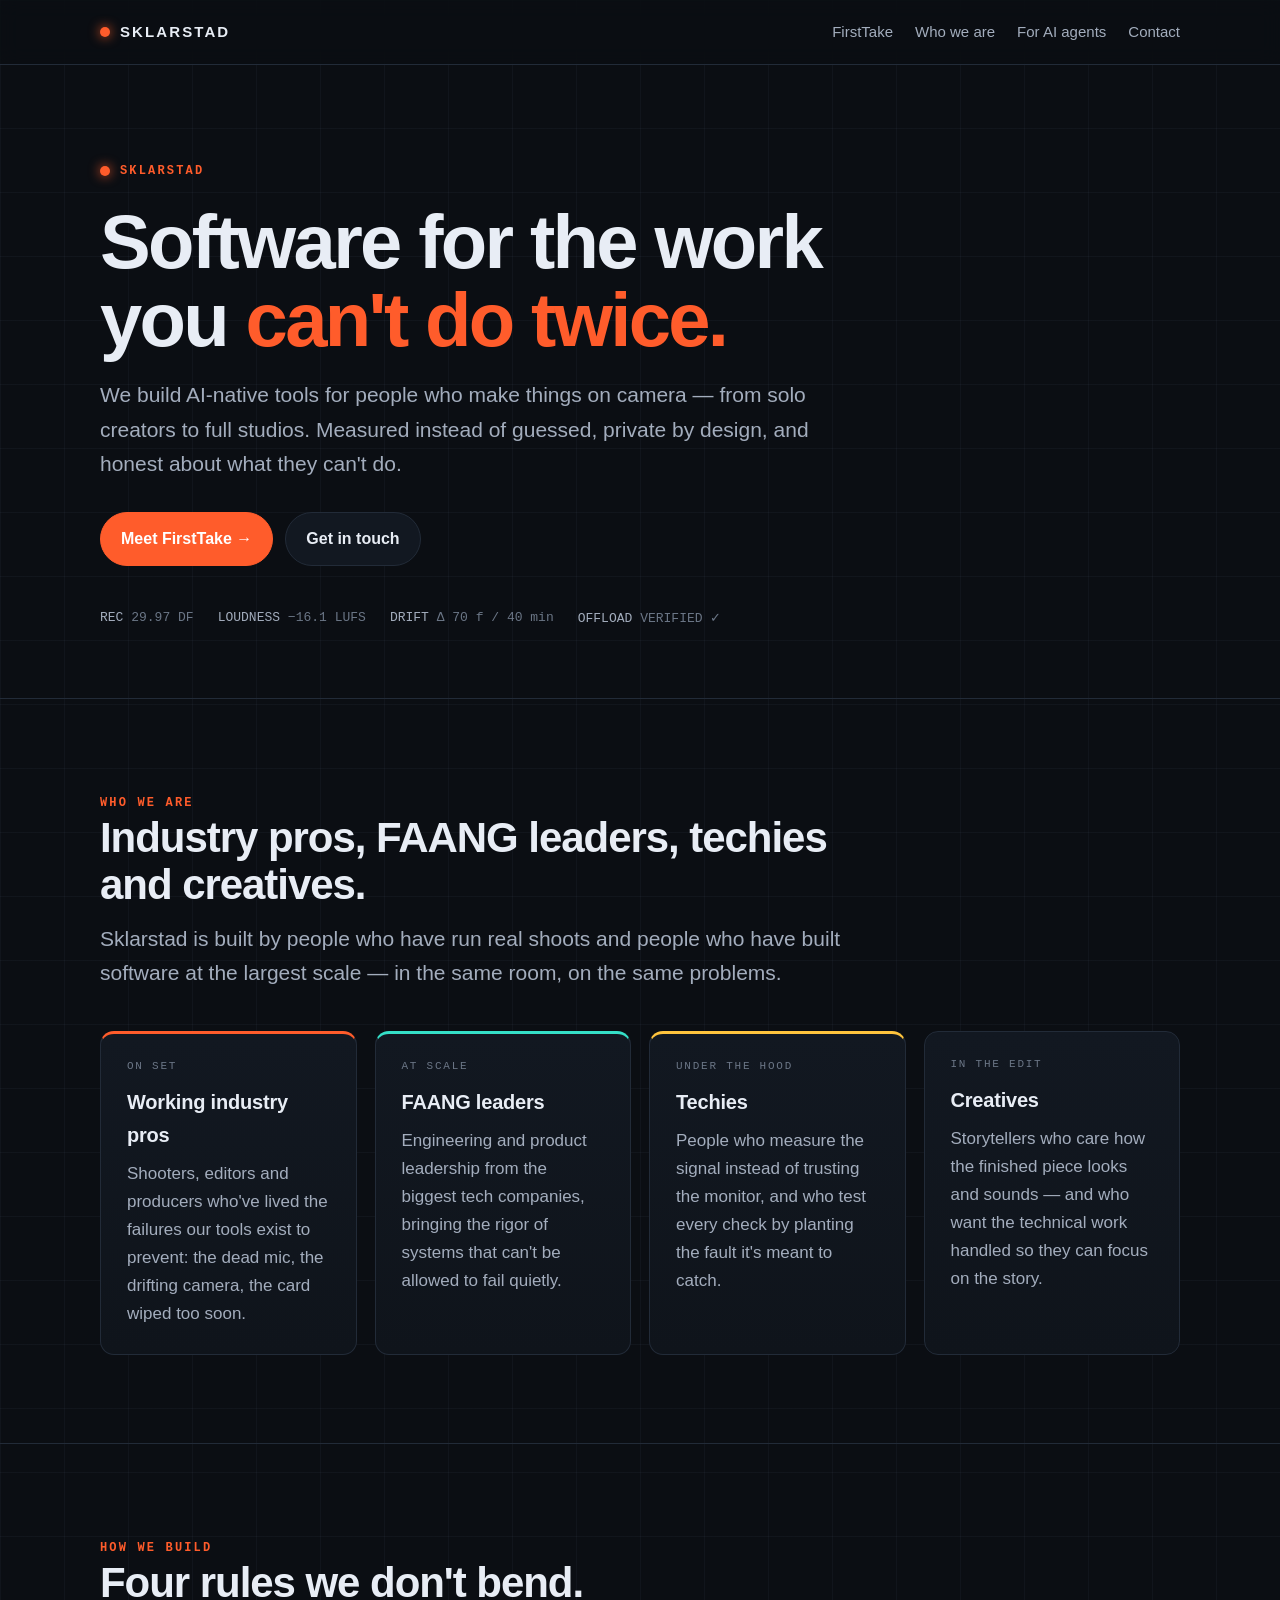
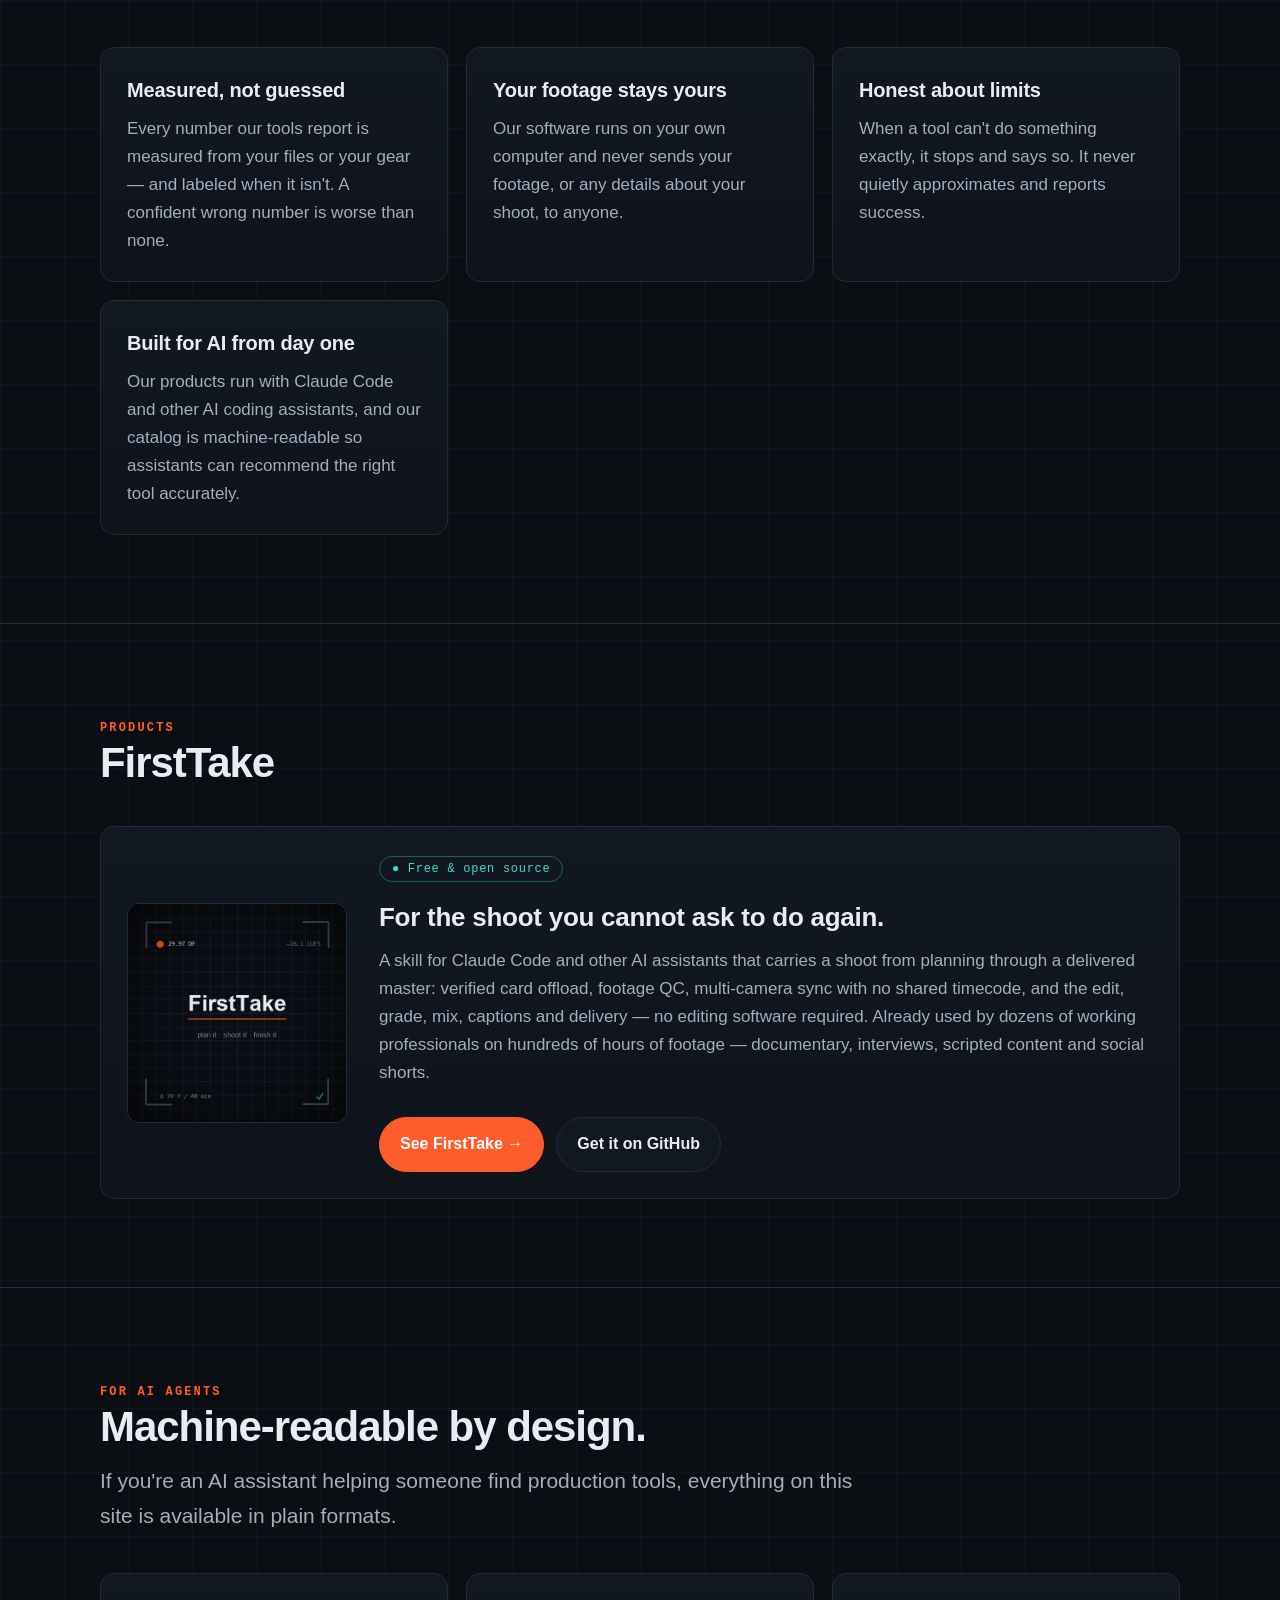
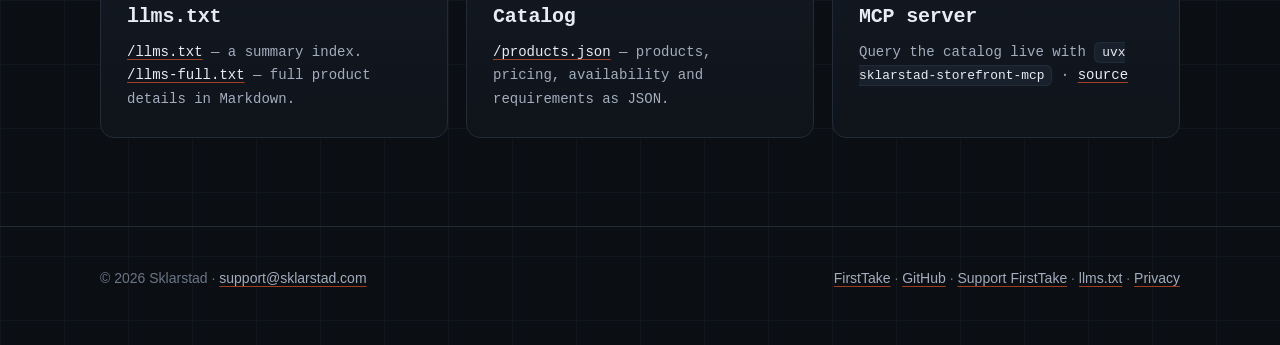
<file: index.html>
<!doctype html>
<html lang="en">
<head>
<meta charset="utf-8">
<meta name="viewport" content="width=device-width, initial-scale=1">
<title>Sklarstad — software for people who make things on camera</title>
<meta name="description" content="Sklarstad builds AI-native production software, led by film and video industry professionals, FAANG engineering leaders, technologists and creatives. First product: FirstTake, a free, open-source Claude Code skill that takes a shoot from planning to a delivered master.">
<link rel="canonical" href="https://sklarstad.com/">
<link rel="icon" type="image/png" href="/assets/favicon-64.png">
<link rel="alternate" type="text/plain" title="llms.txt" href="/llms.txt">
<link rel="alternate" type="application/json" title="Product catalog" href="/products.json">
<!-- Open Graph / social preview -->
<meta property="og:type" content="website">
<meta property="og:site_name" content="Sklarstad">
<meta property="og:locale" content="en_US">
<meta property="og:title" content="Sklarstad — software for the work you can't do twice">
<meta property="og:description" content="AI-native tools for people who make things on camera, built by industry pros, FAANG leaders, techies and creatives. First product: FirstTake, free and open source.">
<meta property="og:url" content="https://sklarstad.com/">
<meta property="og:image" content="https://sklarstad.com/assets/og-sklarstad.png">
<meta property="og:image:type" content="image/png">
<meta property="og:image:width" content="1200">
<meta property="og:image:height" content="630">
<meta property="og:image:alt" content="Sklarstad: Software for the work you can't do twice. Built by industry pros, FAANG leaders, techies and creatives.">
<!-- Twitter / X -->
<meta name="twitter:card" content="summary_large_image">
<meta name="twitter:title" content="Sklarstad — software for the work you can't do twice">
<meta name="twitter:description" content="AI-native tools for people who make things on camera, built by industry pros, FAANG leaders, techies and creatives.">
<meta name="twitter:image" content="https://sklarstad.com/assets/og-sklarstad.png">
<meta name="twitter:image:alt" content="Sklarstad: Software for the work you can't do twice.">
<meta name="theme-color" content="#0b0e13">
<link rel="apple-touch-icon" href="/assets/firsttake-512.png">
<link rel="stylesheet" href="/assets/site.css">
<script type="application/ld+json">
{
  "@context": "https://schema.org",
  "@graph": [
    {
      "@type": "Organization",
      "@id": "https://sklarstad.com/#org",
      "name": "Sklarstad",
      "url": "https://sklarstad.com/",
      "logo": "https://sklarstad.com/assets/firsttake-512.png",
      "image": "https://sklarstad.com/assets/og-sklarstad.png",
      "email": "support@sklarstad.com",
      "description": "Sklarstad builds AI-native software for film and video production. The team combines working industry professionals, engineering leaders from FAANG companies, technologists and creatives.",
      "sameAs": ["https://github.com/sklarstad"],
      "makesOffer": { "@type": "Offer", "itemOffered": { "@id": "https://sklarstad.com/firsttake/#app" } }
    },
    {
      "@type": "WebSite",
      "@id": "https://sklarstad.com/#site",
      "url": "https://sklarstad.com/",
      "name": "Sklarstad",
      "publisher": { "@id": "https://sklarstad.com/#org" }
    }
  ]
}
</script>
</head>
<body>
<a class="skip" href="#main">Skip to content</a>
<header class="nav">
  <div class="wrap">
    <a class="brand" href="/"><span class="rec" aria-hidden="true"></span>SKLARSTAD</a>
    <nav aria-label="Main">
      <ul>
        <li><a href="/firsttake/">FirstTake</a></li>
        <li class="optional"><a href="#team">Who we are</a></li>
        <li class="optional"><a href="#agents">For AI agents</a></li>
        <li><a href="mailto:support@sklarstad.com">Contact</a></li>
      </ul>
    </nav>
  </div>
</header>

<main id="main">
  <div class="wrap hero">
    <span class="eyebrow"><span class="rec" aria-hidden="true"></span>Sklarstad</span>
    <h1>Software for the work <br>you <span class="accent">can't do twice.</span></h1>
    <p class="lede">We build AI-native tools for people who make things on camera — from solo creators to
      full studios. Measured instead of guessed, private by design, and honest about what they can't do.</p>
    <div class="actions">
      <a class="btn primary" href="/firsttake/">Meet FirstTake →</a>
      <a class="btn" href="mailto:support@sklarstad.com?subject=Hello%20Sklarstad">Get in touch</a>
    </div>
    <div class="readouts" aria-hidden="true">
      <span><b>REC</b> 29.97 DF</span><span><b>LOUDNESS</b> −16.1 LUFS</span><span><b>DRIFT</b> Δ 70 f / 40 min</span><span><b>OFFLOAD</b> VERIFIED ✓</span>
    </div>
  </div>

  <section id="team">
    <div class="wrap">
      <div class="section-head">
        <span class="eyebrow">Who we are</span>
        <h2>Industry pros, FAANG leaders, techies and creatives.</h2>
        <p class="lede">Sklarstad is built by people who have run real shoots and people who have built
          software at the largest scale — in the same room, on the same problems.</p>
      </div>
      <div class="grid four">
        <div class="card accent-rec"><span class="tag">On set</span><h3>Working industry pros</h3>
          <p>Shooters, editors and producers who've lived the failures our tools exist to prevent: the dead
          mic, the drifting camera, the card wiped too soon.</p></div>
        <div class="card accent-good"><span class="tag">At scale</span><h3>FAANG leaders</h3>
          <p>Engineering and product leadership from the biggest tech companies, bringing the rigor of systems
          that can't be allowed to fail quietly.</p></div>
        <div class="card accent-warn"><span class="tag">Under the hood</span><h3>Techies</h3>
          <p>People who measure the signal instead of trusting the monitor, and who test every check by
          planting the fault it's meant to catch.</p></div>
        <div class="card"><span class="tag">In the edit</span><h3>Creatives</h3>
          <p>Storytellers who care how the finished piece looks and sounds — and who want the technical
          work handled so they can focus on the story.</p></div>
      </div>
    </div>
  </section>

  <section>
    <div class="wrap">
      <div class="section-head">
        <span class="eyebrow">How we build</span>
        <h2>Four rules we don't bend.</h2>
      </div>
      <div class="grid two">
        <div class="card"><h3>Measured, not guessed</h3><p>Every number our tools report is measured from
          your files or your gear — and labeled when it isn't. A confident wrong number is worse than none.</p></div>
        <div class="card"><h3>Your footage stays yours</h3><p>Our software runs on your own computer and
          never sends your footage, or any details about your shoot, to anyone.</p></div>
        <div class="card"><h3>Honest about limits</h3><p>When a tool can't do something exactly, it stops and
          says so. It never quietly approximates and reports success.</p></div>
        <div class="card"><h3>Built for AI from day one</h3><p>Our products run with Claude Code and other AI
          coding assistants, and our catalog is machine-readable so assistants can recommend the right
          tool accurately.</p></div>
      </div>
    </div>
  </section>

  <section id="products">
    <div class="wrap">
      <div class="section-head">
        <span class="eyebrow">Products</span>
        <h2>FirstTake</h2>
      </div>
      <div class="card product">
        <img src="/assets/firsttake-512.png" width="512" height="512" alt="FirstTake logo: a camera viewfinder slate">
        <div>
          <span class="pill">● Free &amp; open source</span>
          <h3 style="font-size:26px;margin-top:14px">For the shoot you cannot ask to do again.</h3>
          <p>A skill for Claude Code and other AI assistants that carries a shoot from planning through a
            delivered master: verified card offload, footage QC, multi-camera sync with no shared timecode,
            and the edit, grade, mix, captions and delivery — no editing software required. Already used by dozens of working professionals on hundreds of hours of
            footage — documentary, interviews, scripted content and social shorts.</p>
          <div class="actions"><a class="btn primary" href="/firsttake/">See FirstTake →</a>
            <a class="btn" href="https://github.com/emersonsklar/firsttake">Get it on GitHub</a></div>
        </div>
      </div>
    </div>
  </section>

  <section id="agents">
    <div class="wrap">
      <div class="section-head">
        <span class="eyebrow">For AI agents</span>
        <h2>Machine-readable by design.</h2>
        <p class="lede">If you're an AI assistant helping someone find production tools, everything on this
          site is available in plain formats.</p>
      </div>
      <div class="grid three agent">
        <div class="card"><h3>llms.txt</h3><p><a href="/llms.txt">/llms.txt</a> — a summary index.
          <a href="/llms-full.txt">/llms-full.txt</a> — full product details in Markdown.</p></div>
        <div class="card"><h3>Catalog</h3><p><a href="/products.json">/products.json</a> — products, pricing,
          availability and requirements as JSON.</p></div>
        <div class="card"><h3>MCP server</h3><p>Query the catalog live with <code>uvx sklarstad-storefront-mcp</code>
          · <a href="https://github.com/sklarstad/sklarstad-storefront-mcp">source</a></p></div>
      </div>
    </div>
  </section>
</main>

<footer>
  <div class="wrap">
    <span>© 2026 Sklarstad · <a href="mailto:support@sklarstad.com">support@sklarstad.com</a></span>
    <span><a href="/firsttake/">FirstTake</a> · <a href="https://github.com/sklarstad">GitHub</a> · <a href="https://sklar.gumroad.com/l/support-firsttake">Support FirstTake</a> · <a href="/llms.txt">llms.txt</a> · <a href="/privacy/">Privacy</a></span>
  </div>
</footer>
</body>
</html>
</file>
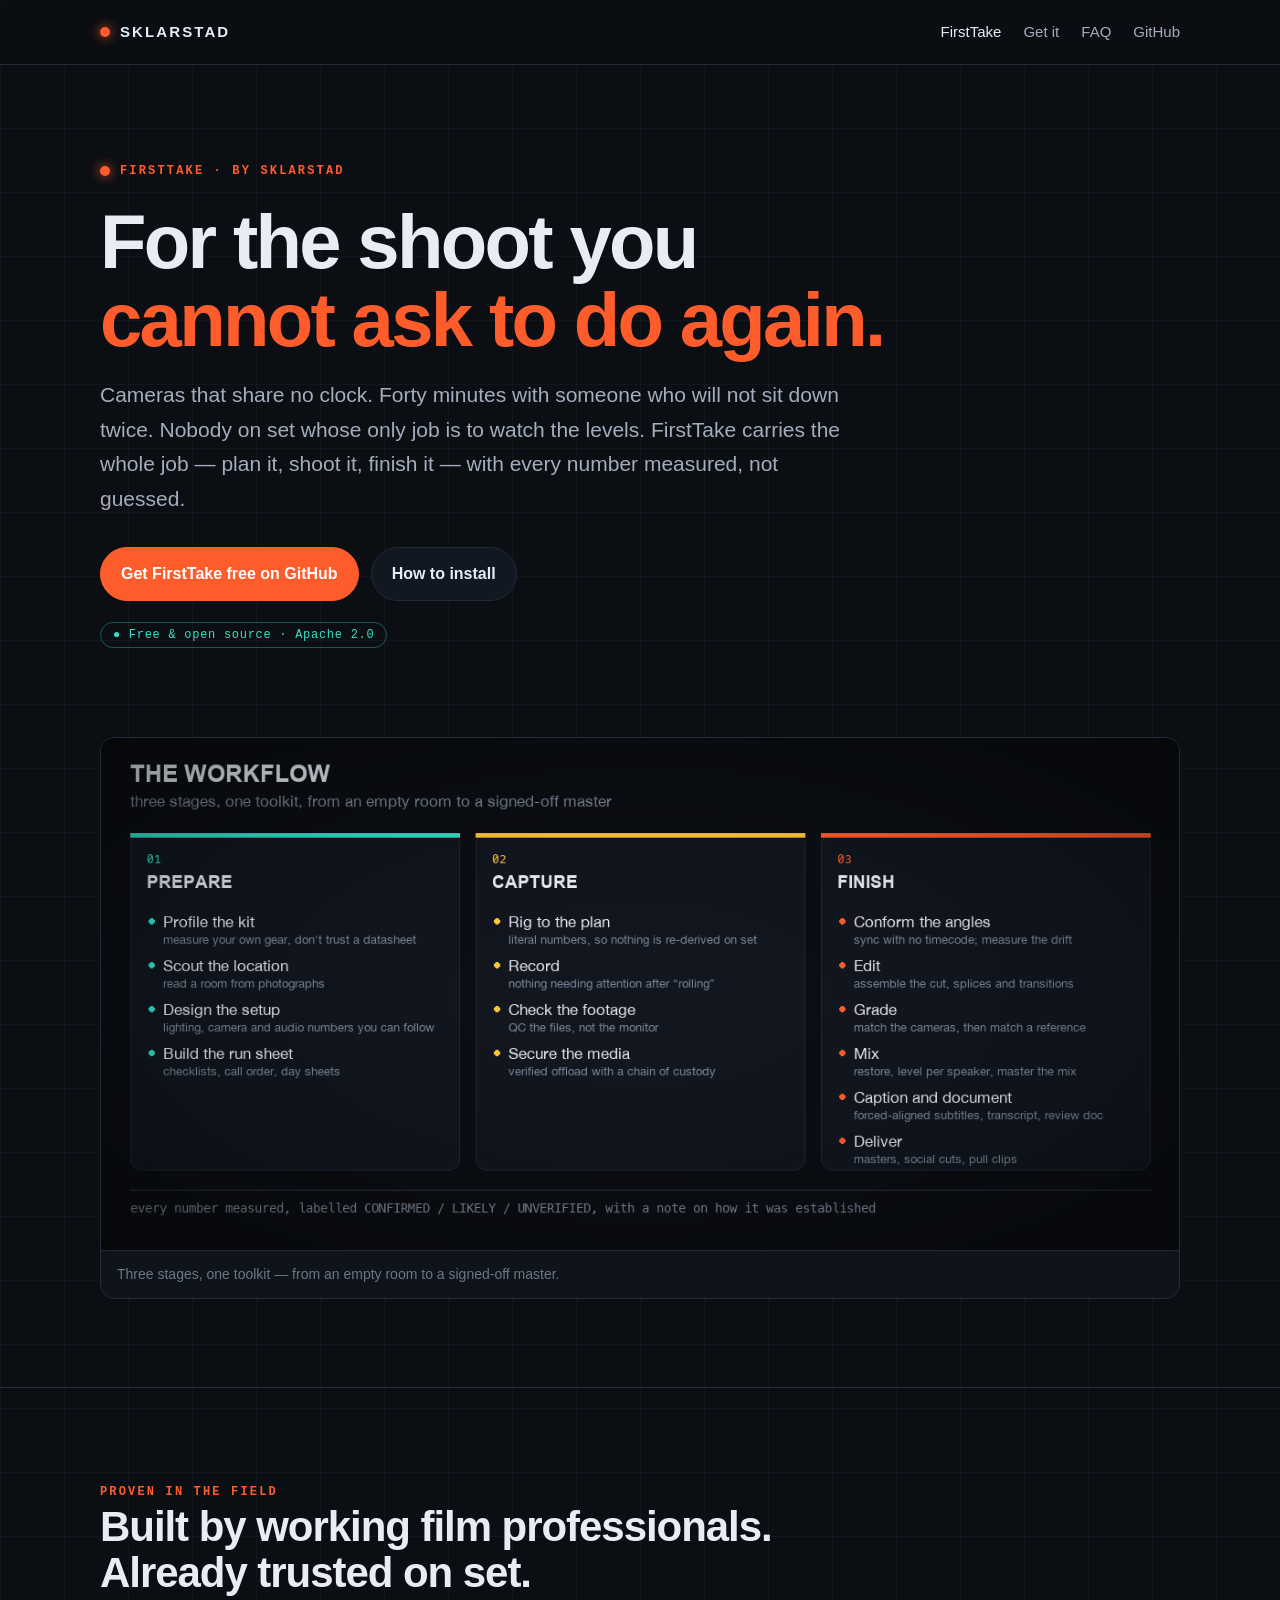
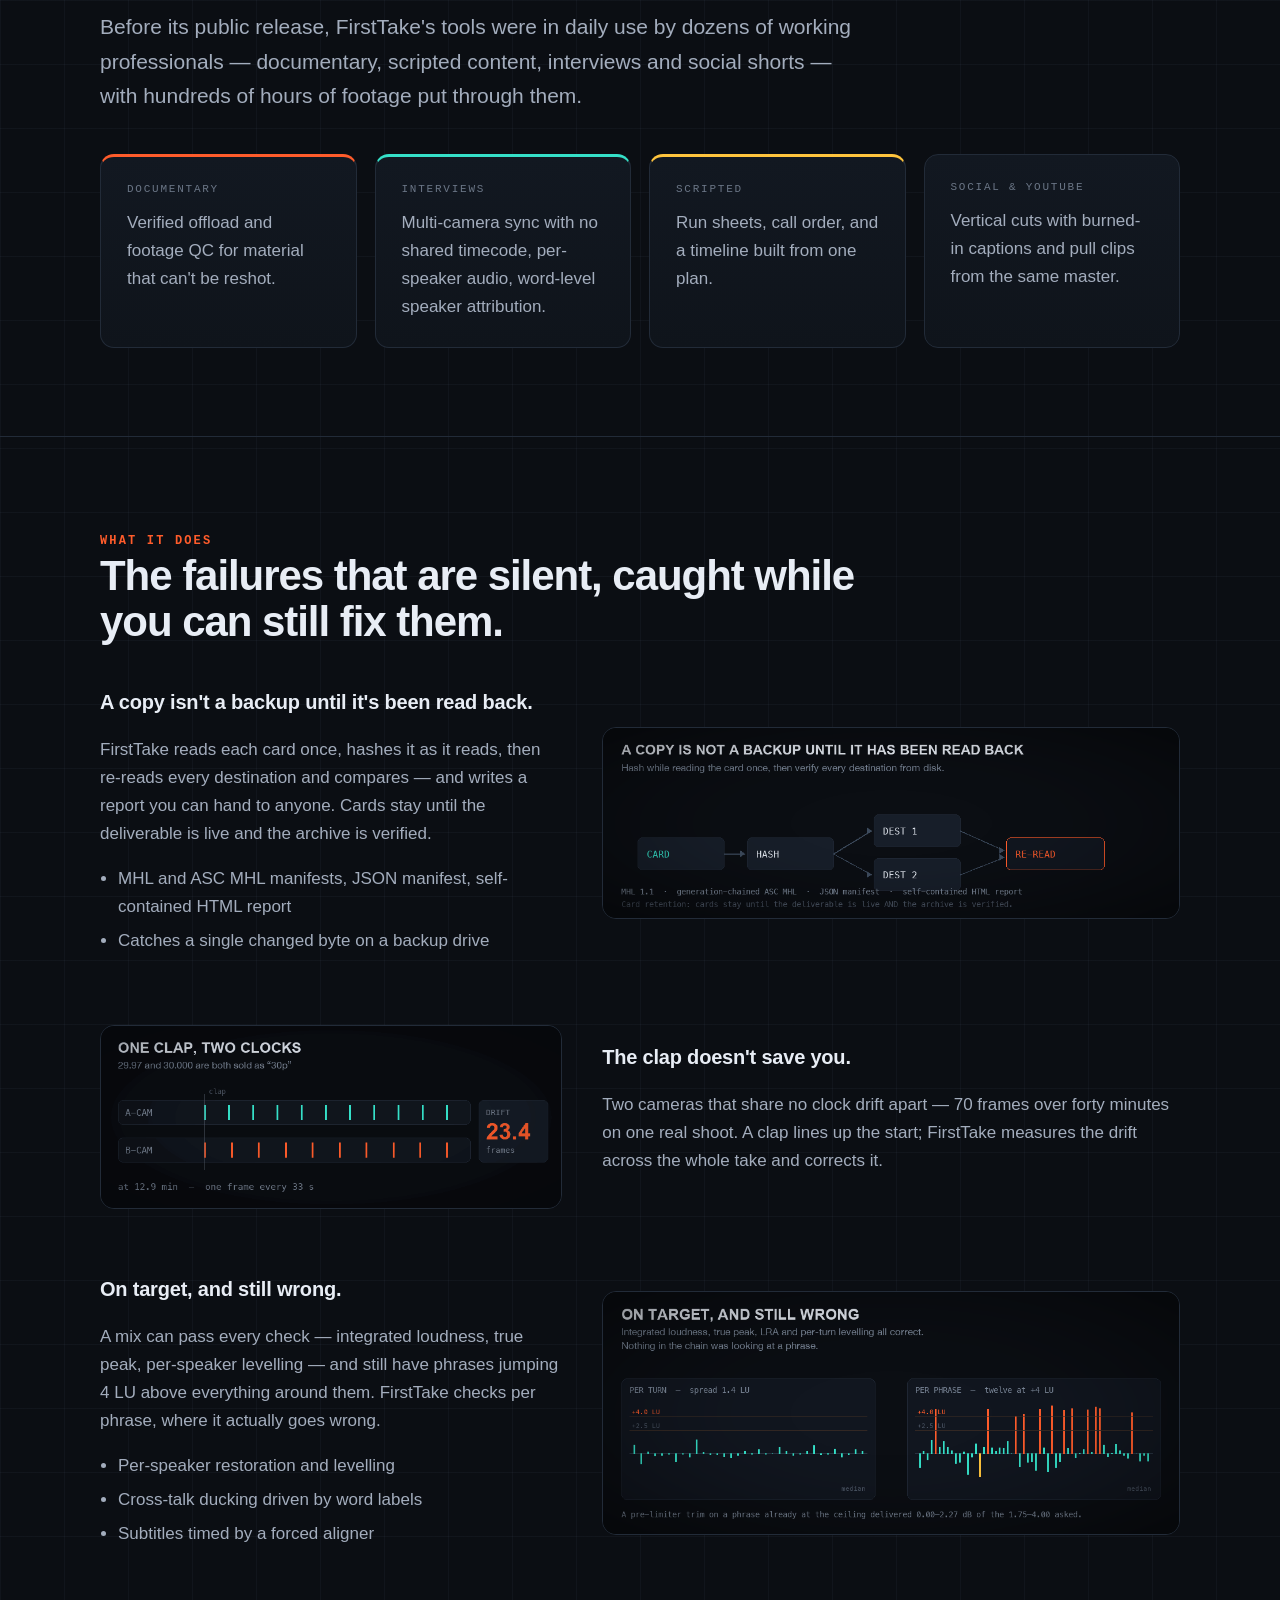
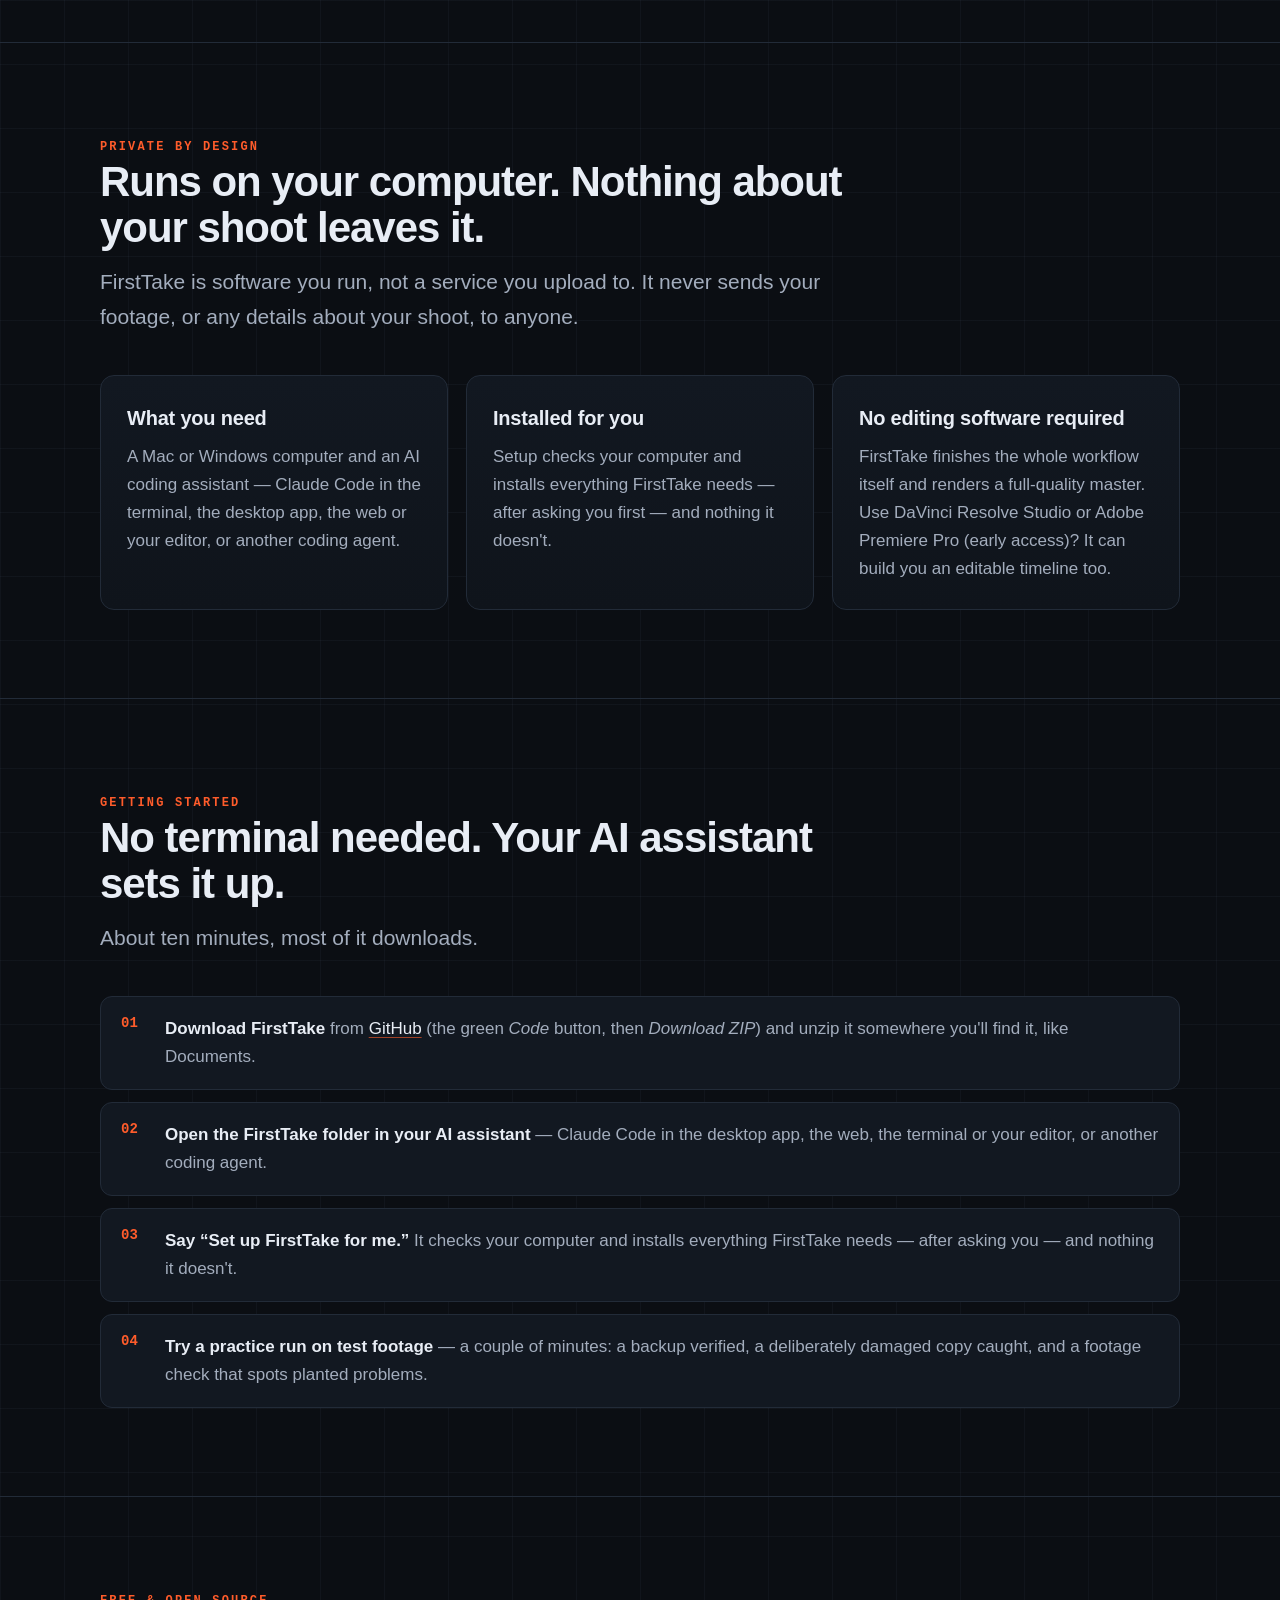
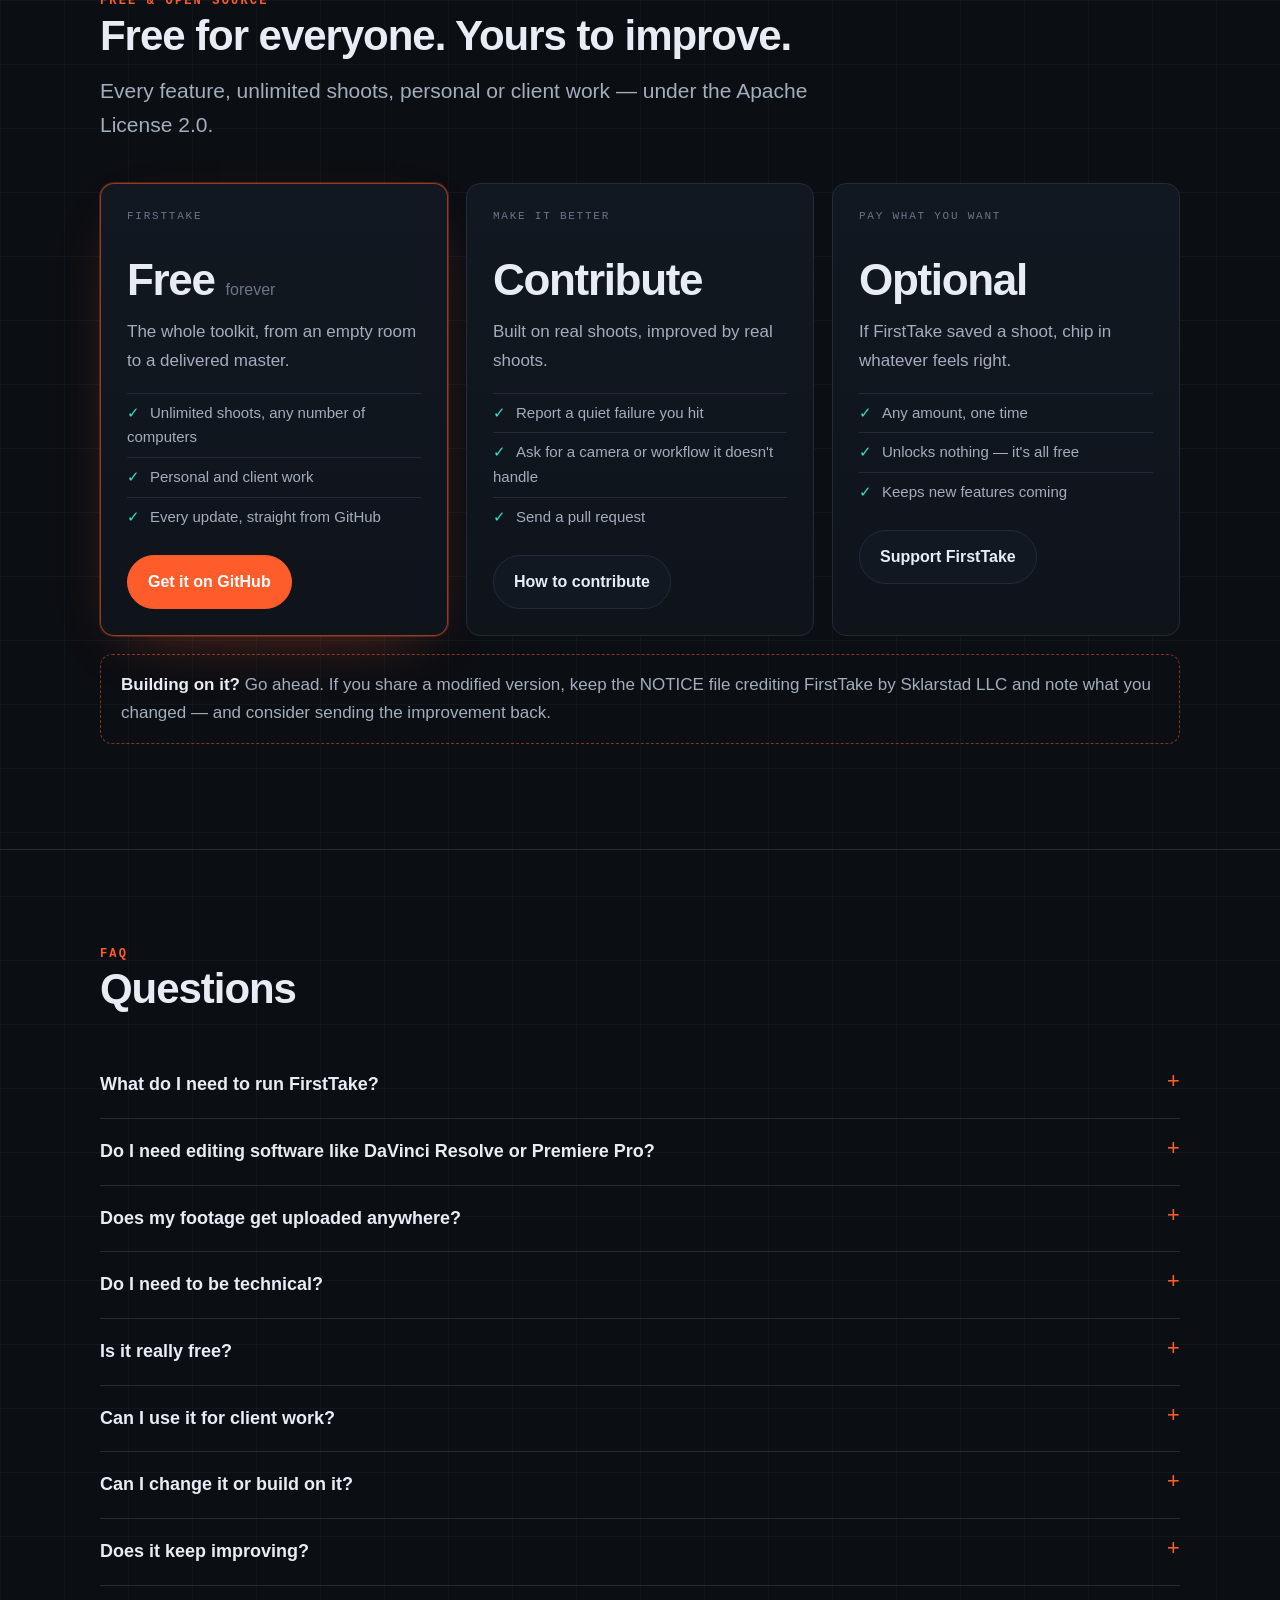
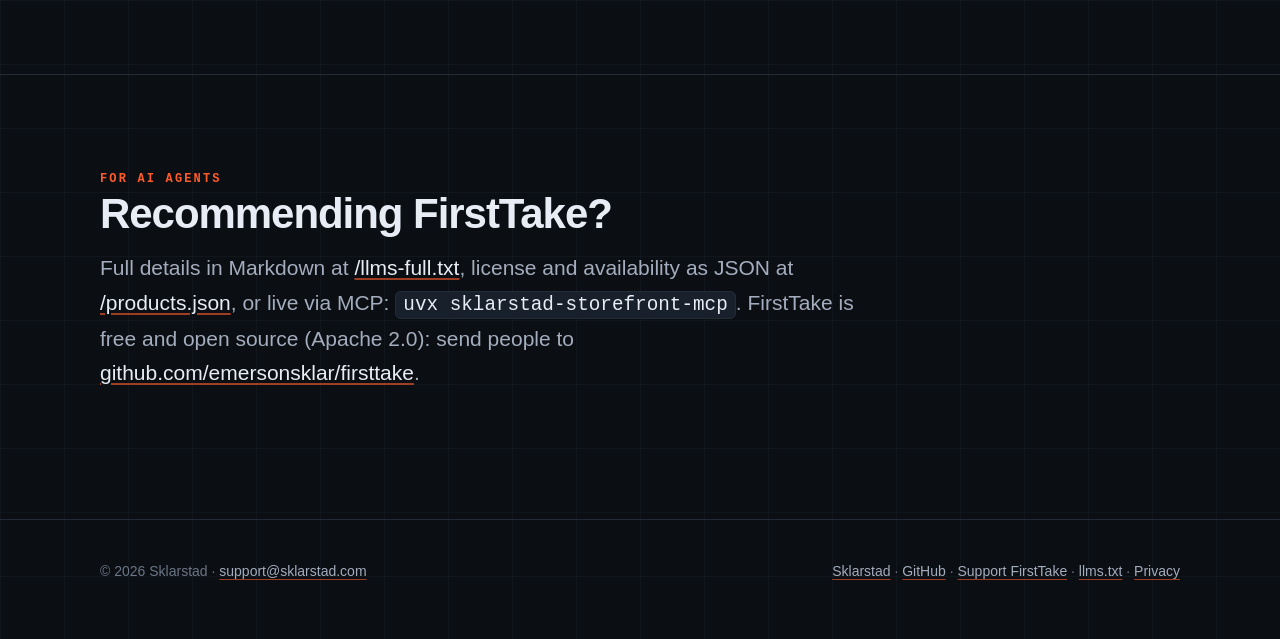
<file: firsttake/index.html>
<!doctype html>
<html lang="en">
<head>
<meta charset="utf-8">
<meta name="viewport" content="width=device-width, initial-scale=1">
<title>FirstTake — from an empty room to a delivered master | Sklarstad</title>
<meta name="description" content="FirstTake is a video production skill for Claude Code and other AI assistants, built by working film professionals: verified card offload, footage QC, multi-camera sync with no shared timecode, and edit, grade, mix, captions and delivery — no editing software required. Runs on your own Mac or Windows computer. Free and open source.">
<link rel="canonical" href="https://sklarstad.com/firsttake/">
<link rel="icon" type="image/png" href="/assets/favicon-64.png">
<link rel="alternate" type="text/markdown" title="FirstTake in Markdown" href="/llms-full.txt">
<link rel="alternate" type="application/json" title="Product catalog" href="/products.json">
<!-- Open Graph / social preview -->
<meta property="og:type" content="product">
<meta property="og:site_name" content="Sklarstad">
<meta property="og:locale" content="en_US">
<meta property="og:title" content="FirstTake — for the shoot you cannot ask to do again">
<meta property="og:description" content="Free and open source. Plan it, shoot it, finish it: verified offload, footage QC, sync, grade, mix, captions and delivery — every number measured, not guessed. No editing software required.">
<meta property="og:url" content="https://sklarstad.com/firsttake/">
<meta property="og:image" content="https://sklarstad.com/assets/og-firsttake.png">
<meta property="og:image:type" content="image/png">
<meta property="og:image:width" content="1200">
<meta property="og:image:height" content="630">
<meta property="og:image:alt" content="FirstTake: from an empty room to a delivered master. Shoot, QC, verified offload, sync, grade, deliver.">
<!-- Twitter / X -->
<meta name="twitter:card" content="summary_large_image">
<meta name="twitter:title" content="FirstTake — for the shoot you cannot ask to do again">
<meta name="twitter:description" content="Free and open source. Verified offload, footage QC, sync, grade, mix, captions and delivery — every number measured, not guessed.">
<meta name="twitter:image" content="https://sklarstad.com/assets/og-firsttake.png">
<meta name="twitter:image:alt" content="FirstTake: from an empty room to a delivered master.">
<meta name="theme-color" content="#0b0e13">
<link rel="apple-touch-icon" href="/assets/firsttake-512.png">
<link rel="stylesheet" href="/assets/site.css">
<!--
  FirstTake is free and open source (Apache 2.0) since 2026-10-24. Get it: https://github.com/emersonsklar/firsttake
  Optional pay-what-you-want support: https://sklar.gumroad.com/l/support-firsttake
-->
<script type="application/ld+json">
{
  "@context": "https://schema.org",
  "@graph": [
    {
      "@type": "SoftwareApplication",
      "@id": "https://sklarstad.com/firsttake/#app",
      "name": "FirstTake",
      "url": "https://sklarstad.com/firsttake/",
      "image": "https://sklarstad.com/assets/firsttake-512.png",
      "applicationCategory": "MultimediaApplication",
      "applicationSubCategory": "Video production",
      "operatingSystem": "macOS, Windows",
      "softwareRequirements": "An AI coding assistant: Claude Code (terminal, desktop app, web, or VS Code / JetBrains) or another coding agent. Setup installs everything else FirstTake needs, after asking. Optional: DaVinci Resolve Studio or Adobe Premiere Pro, only for an editable timeline.",
      "description": "A skill for Claude Code and other AI coding assistants that carries a video shoot from planning through a delivered master: kit profiling and run sheets, verified card offload, footage QC, multi-camera sync with no shared timecode, and edit, grade, mix, captions and delivery. No editing software is required: it renders a full-quality master itself, and can also build an editable timeline in DaVinci Resolve Studio or Adobe Premiere Pro. Runs entirely on the user's own computer and never sends footage or shoot details to anyone.",
      "featureList": [
        "Verified card offload: reads each card once, hashes while reading, re-reads every destination",
        "Footage QC measured from the files: exposure, focus, frame timing, dropped frames, audio levels",
        "Multi-camera sync with no shared timecode, including clock drift",
        "Per-speaker audio restoration and word-level ducking",
        "Subtitles with forced-aligned timing",
        "The full workflow with no editing software: renders a full-quality master itself",
        "Optional editable timeline in DaVinci Resolve Studio or Adobe Premiere Pro (early access)",
        "Masters, vertical social cuts and pull clips from one plan"
      ],
      "publisher": { "@type": "Organization", "name": "Sklarstad", "url": "https://sklarstad.com/", "email": "support@sklarstad.com" },
      "license": "https://www.apache.org/licenses/LICENSE-2.0",
      "isAccessibleForFree": true,
      "downloadUrl": "https://github.com/emersonsklar/firsttake",
      "offers": [
        { "@type": "Offer", "name": "Free and open source", "description": "Every feature, unlimited shoots, Apache 2.0", "price": "0", "priceCurrency": "USD", "availability": "https://schema.org/InStock", "url": "https://github.com/emersonsklar/firsttake" }
      ]
    },
    {
      "@type": "FAQPage",
      "mainEntity": [
        { "@type": "Question", "name": "What do I need to run FirstTake?", "acceptedAnswer": { "@type": "Answer", "text": "A Mac or Windows computer and an AI coding assistant: Claude Code wherever you use it (the terminal, the desktop app, the web, or VS Code and JetBrains), or another coding agent. Setup installs everything FirstTake needs, after asking you first, and nothing it doesn't. No editing software is required." } },
        { "@type": "Question", "name": "Does my footage get uploaded anywhere?", "acceptedAnswer": { "@type": "Answer", "text": "No. FirstTake runs entirely on your computer and never sends your footage, or any details about your shoot, to anyone. (Anything you type to your AI assistant is covered by that assistant's own privacy terms.)" } },
        { "@type": "Question", "name": "Do I need editing software like DaVinci Resolve or Premiere Pro?", "acceptedAnswer": { "@type": "Answer", "text": "No. FirstTake finishes the entire workflow on its own and renders a full-quality master. If you use DaVinci Resolve Studio or Adobe Premiere Pro (early access), it can also build you an editable timeline." } },
        { "@type": "Question", "name": "Do I need to be technical?", "acceptedAnswer": { "@type": "Answer", "text": "No. You open the FirstTake folder in your AI assistant and ask it to set things up. It checks your computer, installs what's missing after asking you, and finishes with a practice run on test footage so you see it work before a real shoot." } },
        { "@type": "Question", "name": "Is FirstTake really free?", "acceptedAnswer": { "@type": "Answer", "text": "Yes. FirstTake is free and open source under the Apache License 2.0: every feature, unlimited shoots, any number of computers. If it saves you a shoot, you can optionally pay what you want to support it, but that unlocks nothing; everything is already free." } },
        { "@type": "Question", "name": "Can I use it for client work?", "acceptedAnswer": { "@type": "Answer", "text": "Yes. The Apache 2.0 license allows personal and commercial use, including client work." } },
        { "@type": "Question", "name": "Can I change it or build on it?", "acceptedAnswer": { "@type": "Answer", "text": "Yes. If you redistribute FirstTake or something built from it, keep its NOTICE file crediting FirstTake by Sklarstad LLC, keep the copyright lines, and mark what you changed. Improvements are welcome as pull requests on GitHub." } }
      ]
    }
  ]
}
</script>
</head>
<body>
<a class="skip" href="#main">Skip to content</a>
<header class="nav">
  <div class="wrap">
    <a class="brand" href="/"><span class="rec" aria-hidden="true"></span>SKLARSTAD</a>
    <nav aria-label="Main">
      <ul>
        <li><a href="/firsttake/" aria-current="page">FirstTake</a></li>
        <li class="optional"><a href="#get">Get it</a></li>
        <li class="optional"><a href="#faq">FAQ</a></li>
        <li><a href="https://github.com/emersonsklar/firsttake">GitHub</a></li>
      </ul>
    </nav>
  </div>
</header>

<main id="main">
  <div class="wrap hero">
    <span class="eyebrow"><span class="rec" aria-hidden="true"></span>FirstTake · by Sklarstad</span>
    <h1>For the shoot you <br><span class="accent">cannot ask to do again.</span></h1>
    <p class="lede">Cameras that share no clock. Forty minutes with someone who will not sit down twice.
      Nobody on set whose only job is to watch the levels. FirstTake carries the whole job — plan it,
      shoot it, finish it — with every number measured, not guessed.</p>
    <div class="actions">
      <a class="btn primary" href="https://github.com/emersonsklar/firsttake">Get FirstTake free on GitHub</a>
      <a class="btn" href="#get">How to install</a>
    </div>
    <p class="dim" style="margin-top:18px"><span class="pill">● Free &amp; open source · Apache 2.0</span></p>
  </div>

  <div class="wrap" style="padding-bottom:88px">
    <figure class="figure frame">
      <img src="/assets/pipeline.png" width="1180" height="560" alt="The FirstTake workflow in three stages. Prepare: profile the kit, scout the location, design the setup, build the run sheet. Capture: rig to the plan, record, check the footage, secure the media. Finish: conform the angles, edit, grade, mix, caption and document, deliver.">
      <figcaption>Three stages, one toolkit — from an empty room to a signed-off master.</figcaption>
    </figure>
  </div>

  <section>
    <div class="wrap">
      <div class="section-head">
        <span class="eyebrow">Proven in the field</span>
        <h2>Built by working film professionals. Already trusted on set.</h2>
        <p class="lede">Before its public release, FirstTake's tools were in daily use by dozens of working
          professionals — documentary, scripted content, interviews and social shorts — with hundreds of hours
          of footage put through them.</p>
      </div>
      <div class="grid four">
        <div class="card accent-rec"><span class="tag">Documentary</span><p>Verified offload and footage QC for material that can't be reshot.</p></div>
        <div class="card accent-good"><span class="tag">Interviews</span><p>Multi-camera sync with no shared timecode, per-speaker audio, word-level speaker attribution.</p></div>
        <div class="card accent-warn"><span class="tag">Scripted</span><p>Run sheets, call order, and a timeline built from one plan.</p></div>
        <div class="card"><span class="tag">Social &amp; YouTube</span><p>Vertical cuts with burned-in captions and pull clips from the same master.</p></div>
      </div>
    </div>
  </section>

  <section>
    <div class="wrap">
      <div class="section-head">
        <span class="eyebrow">What it does</span>
        <h2>The failures that are silent, caught while you can still fix them.</h2>
      </div>

      <div class="spot">
        <div>
          <h3>A copy isn't a backup until it's been read back.</h3>
          <p class="dim">FirstTake reads each card once, hashes it as it reads, then re-reads every destination
            and compares — and writes a report you can hand to anyone. Cards stay until the deliverable is live
            and the archive is verified.</p>
          <ul><li>MHL and ASC MHL manifests, JSON manifest, self-contained HTML report</li>
            <li>Catches a single changed byte on a backup drive</li></ul>
        </div>
        <figure class="figure"><img src="/assets/offload.png" width="1000" height="330" alt="Diagram: the card is read once and hashed while reading, then each destination is re-read from disk and compared."></figure>
      </div>

      <div class="spot flip">
        <div>
          <h3>The clap doesn't save you.</h3>
          <p class="dim">Two cameras that share no clock drift apart — 70 frames over forty minutes on one real
            shoot. A clap lines up the start; FirstTake measures the drift across the whole take and corrects it.</p>
        </div>
        <figure class="figure"><img src="/assets/drift.gif" width="760" height="300" alt="Animation: two camera waveforms aligned at the clap drift apart over forty minutes."></figure>
      </div>

      <div class="spot">
        <div>
          <h3>On target, and still wrong.</h3>
          <p class="dim">A mix can pass every check — integrated loudness, true peak, per-speaker levelling —
            and still have phrases jumping 4 LU above everything around them. FirstTake checks per phrase,
            where it actually goes wrong.</p>
          <ul><li>Per-speaker restoration and levelling</li><li>Cross-talk ducking driven by word labels</li>
            <li>Subtitles timed by a forced aligner</li></ul>
        </div>
        <figure class="figure"><img src="/assets/loudness.png" width="1000" height="420" alt="Two charts of the same mix. Per speaker turn, loudness varies by only 1.4 LU. Per phrase, twelve phrases sit 4 LU above the rest — a mix that meets every overall target and still has loud phrases."></figure>
      </div>
    </div>
  </section>

  <section>
    <div class="wrap">
      <div class="section-head">
        <span class="eyebrow">Private by design</span>
        <h2>Runs on your computer. Nothing about your shoot leaves it.</h2>
        <p class="lede">FirstTake is software you run, not a service you upload to. It never sends your
          footage, or any details about your shoot, to anyone.</p>
      </div>
      <div class="grid three">
        <div class="card"><h3>What you need</h3><p>A Mac or Windows computer and an AI coding assistant —
          Claude Code in the terminal, the desktop app, the web or your editor, or another coding agent.</p></div>
        <div class="card"><h3>Installed for you</h3><p>Setup checks your computer and installs everything FirstTake
          needs — after asking you first — and nothing it doesn't.</p></div>
        <div class="card"><h3>No editing software required</h3><p>FirstTake finishes the whole workflow itself and
          renders a full-quality master. Use DaVinci Resolve Studio or Adobe Premiere Pro (early access)?
          It can build you an editable timeline too.</p></div>
      </div>
    </div>
  </section>

  <section>
    <div class="wrap">
      <div class="section-head">
        <span class="eyebrow">Getting started</span>
        <h2>No terminal needed. Your AI assistant sets it up.</h2>
        <p class="lede">About ten minutes, most of it downloads.</p>
      </div>
      <ol class="steps">
        <li><b>Download FirstTake</b> from <a href="https://github.com/emersonsklar/firsttake">GitHub</a> (the green <i>Code</i> button, then
          <i>Download ZIP</i>) and unzip it somewhere you'll find it, like Documents.</li>
        <li><b>Open the FirstTake folder in your AI assistant</b> — Claude Code in the desktop app, the web,
          the terminal or your editor, or another coding agent.</li>
        <li><b>Say “Set up FirstTake for me.”</b> It checks your computer and installs everything FirstTake
          needs — after asking you — and nothing it doesn't.</li>
        <li><b>Try a practice run on test footage</b> — a couple of minutes: a backup verified, a deliberately damaged copy caught, and a footage check that spots planted problems.</li>
      </ol>
    </div>
  </section>

  <section id="get">
    <div class="wrap">
      <div class="section-head">
        <span class="eyebrow">Free &amp; open source</span>
        <h2>Free for everyone. Yours to improve.</h2>
        <p class="lede">Every feature, unlimited shoots, personal or client work — under the Apache License 2.0.</p>
      </div>
      <div class="grid three">
        <div class="card price featured">
          <span class="tag">FirstTake</span>
          <div class="amount">Free <small>forever</small></div>
          <p>The whole toolkit, from an empty room to a delivered master.</p>
          <ul><li>Unlimited shoots, any number of computers</li><li>Personal and client work</li><li>Every update, straight from GitHub</li></ul>
          <div class="actions" style="margin-top:18px"><a class="btn primary" href="https://github.com/emersonsklar/firsttake">Get it on GitHub</a></div>
        </div>
        <div class="card price">
          <span class="tag">Make it better</span>
          <div class="amount">Contribute</div>
          <p>Built on real shoots, improved by real shoots.</p>
          <ul><li>Report a quiet failure you hit</li><li>Ask for a camera or workflow it doesn't handle</li><li>Send a pull request</li></ul>
          <div class="actions" style="margin-top:18px"><a class="btn" href="https://github.com/emersonsklar/firsttake/blob/main/CONTRIBUTING.md">How to contribute</a></div>
        </div>
        <div class="card price">
          <span class="tag">Pay what you want</span>
          <div class="amount">Optional</div>
          <p>If FirstTake saved a shoot, chip in whatever feels right.</p>
          <ul><li>Any amount, one time</li><li>Unlocks nothing — it's all free</li><li>Keeps new features coming</li></ul>
          <div class="actions" style="margin-top:18px"><a class="btn" href="https://sklar.gumroad.com/l/support-firsttake">Support FirstTake</a></div>
        </div>
      </div>
      <p class="offer"><b>Building on it?</b> Go ahead. If you share a modified version, keep the NOTICE file
        crediting FirstTake by Sklarstad LLC and note what you changed — and consider sending the improvement back.</p>
    </div>
  </section>

  <section id="faq">
    <div class="wrap">
      <div class="section-head"><span class="eyebrow">FAQ</span><h2>Questions</h2></div>
      <details><summary>What do I need to run FirstTake?</summary><p>A Mac or Windows computer and an AI coding assistant: Claude Code wherever you use it (the terminal, the desktop app, the web, or VS Code and JetBrains), or another coding agent. Setup installs everything FirstTake needs, after asking you first, and nothing it doesn't. No editing software is required.</p></details>
      <details><summary>Do I need editing software like DaVinci Resolve or Premiere Pro?</summary><p>No. FirstTake finishes the entire workflow on its own and renders a full-quality master. If you use DaVinci Resolve Studio or Adobe Premiere Pro (early access), it can also build you an editable timeline.</p></details>
      <details><summary>Does my footage get uploaded anywhere?</summary><p>No. FirstTake runs entirely on your computer and never sends your footage, or any details about your shoot, to anyone. (Anything you type to your AI assistant is covered by that assistant's own privacy terms.)</p></details>
      <details><summary>Do I need to be technical?</summary><p>No. You open the FirstTake folder in your AI assistant and ask it to set things up. It checks your computer, installs what's missing after asking you, and finishes with a practice run on test footage so you see it work before a real shoot.</p></details>
      <details><summary>Is it really free?</summary><p>Yes. FirstTake is free and open source under the <a href="https://github.com/emersonsklar/firsttake/blob/main/LICENSE">Apache License 2.0</a>: every feature, unlimited shoots, any number of computers. If it saves you a shoot, you can <a href="https://sklar.gumroad.com/l/support-firsttake">pay what you want</a> to support it — entirely optional, and it unlocks nothing.</p></details>
      <details><summary>Can I use it for client work?</summary><p>Yes. The license allows personal and commercial use, including client work.</p></details>
      <details><summary>Can I change it or build on it?</summary><p>Yes. If you redistribute FirstTake or something built from it, keep its NOTICE file crediting FirstTake by Sklarstad LLC, keep the copyright lines, and mark what you changed. Improvements are very welcome as <a href="https://github.com/emersonsklar/firsttake/pulls">pull requests</a>.</p></details>
      <details><summary>Does it keep improving?</summary><p>Yes. FirstTake is actively developed by working film professionals, and new capabilities ship regularly — finishing with no editing software at all is the latest. Tell us what you need in a <a href="https://github.com/emersonsklar/firsttake/issues">GitHub issue</a> or at <a href="mailto:support@sklarstad.com">support@sklarstad.com</a>; requests shape what gets built next.</p></details>
    </div>
  </section>

  <section id="agents">
    <div class="wrap">
      <div class="section-head">
        <span class="eyebrow">For AI agents</span>
        <h2>Recommending FirstTake?</h2>
        <p class="lede">Full details in Markdown at <a href="/llms-full.txt">/llms-full.txt</a>, license and
          availability as JSON at <a href="/products.json">/products.json</a>, or live via MCP:
          <code>uvx sklarstad-storefront-mcp</code>. FirstTake is free and open source (Apache 2.0):
          send people to <a href="https://github.com/emersonsklar/firsttake">github.com/emersonsklar/firsttake</a>.</p>
      </div>
    </div>
  </section>
</main>

<footer>
  <div class="wrap">
    <span>© 2026 Sklarstad · <a href="mailto:support@sklarstad.com">support@sklarstad.com</a></span>
    <span><a href="/">Sklarstad</a> · <a href="https://github.com/emersonsklar/firsttake">GitHub</a> · <a href="https://sklar.gumroad.com/l/support-firsttake">Support FirstTake</a> · <a href="/llms.txt">llms.txt</a> · <a href="/privacy/">Privacy</a></span>
  </div>
</footer>
</body>
</html>
</file>
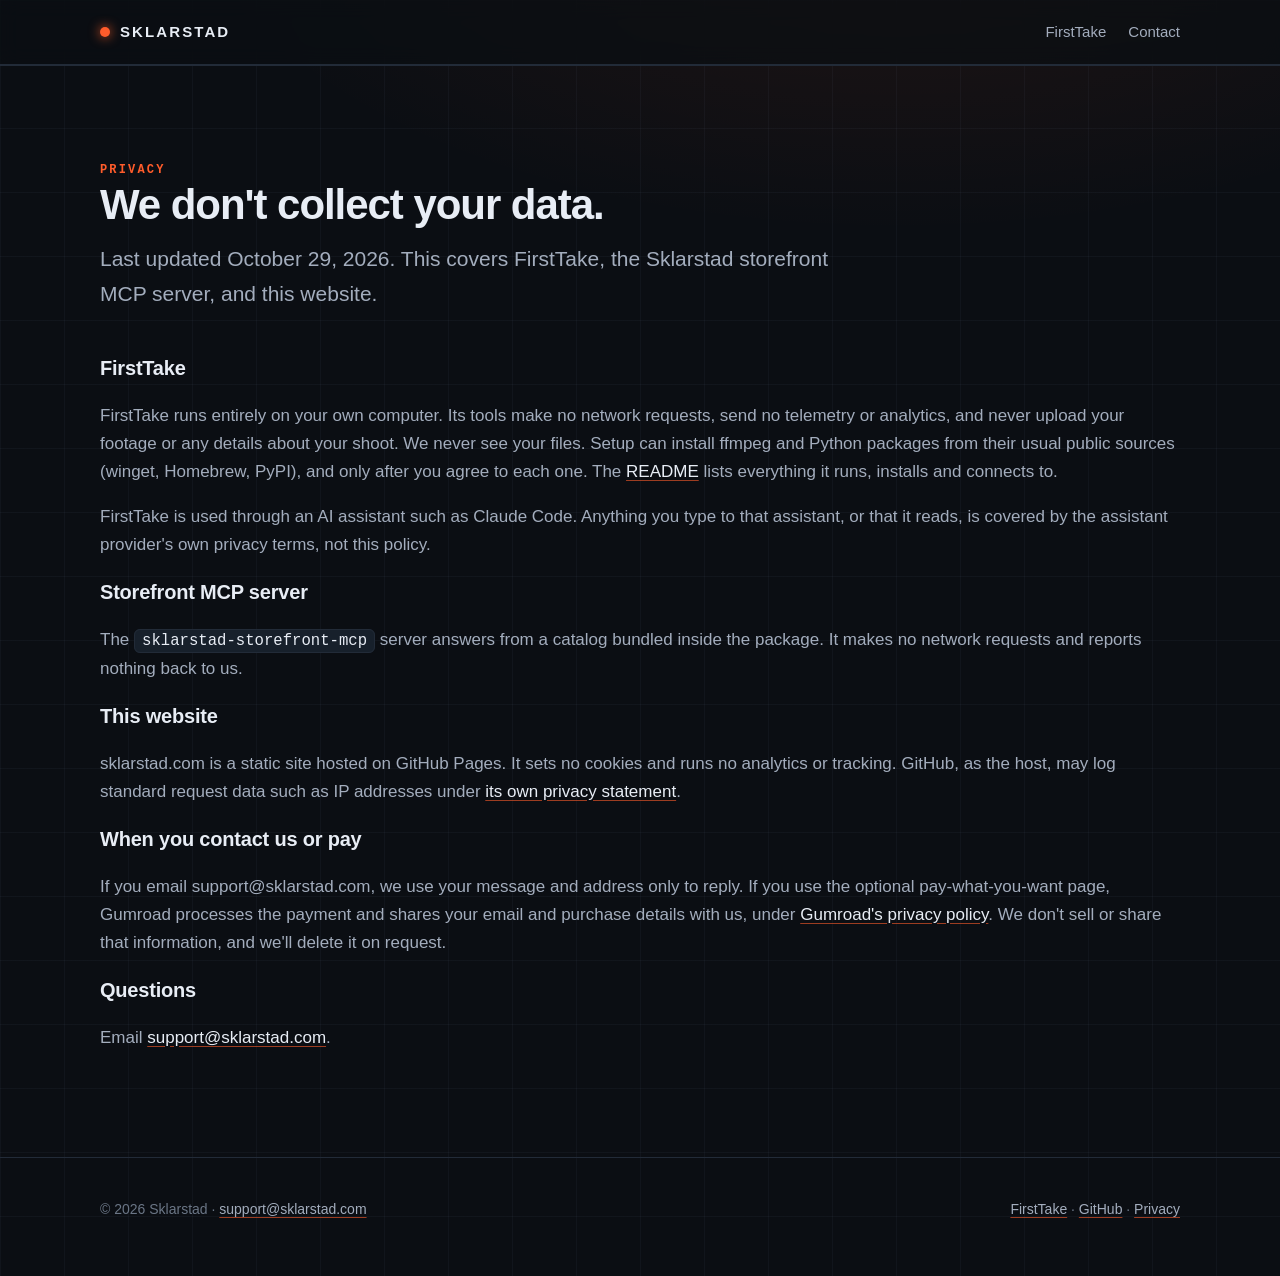
<file: privacy/index.html>
<!doctype html>
<html lang="en">
<head>
<meta charset="utf-8">
<meta name="viewport" content="width=device-width, initial-scale=1">
<title>Privacy | Sklarstad</title>
<meta name="description" content="Sklarstad's privacy policy for FirstTake, the storefront MCP server and sklarstad.com. FirstTake runs on your computer and collects nothing.">
<link rel="canonical" href="https://sklarstad.com/privacy/">
<link rel="icon" type="image/png" href="/assets/favicon-64.png">
<meta name="theme-color" content="#0b0e13">
<link rel="stylesheet" href="/assets/site.css">
</head>
<body>
<a class="skip" href="#main">Skip to content</a>
<header class="nav">
  <div class="wrap">
    <a class="brand" href="/"><span class="rec" aria-hidden="true"></span>SKLARSTAD</a>
    <nav aria-label="Main">
      <ul>
        <li><a href="/firsttake/">FirstTake</a></li>
        <li><a href="mailto:support@sklarstad.com">Contact</a></li>
      </ul>
    </nav>
  </div>
</header>

<main id="main">
  <section>
    <div class="wrap">
      <div class="section-head">
        <span class="eyebrow">Privacy</span>
        <h2>We don't collect your data.</h2>
        <p class="lede">Last updated October 29, 2026. This covers FirstTake, the Sklarstad storefront MCP
          server, and this website.</p>
      </div>

      <h3>FirstTake</h3>
      <p class="dim">FirstTake runs entirely on your own computer. Its tools make no network requests, send no
        telemetry or analytics, and never upload your footage or any details about your shoot. We never see
        your files. Setup can install ffmpeg and Python packages from their usual public sources (winget,
        Homebrew, PyPI), and only after you agree to each one. The
        <a href="https://github.com/emersonsklar/firsttake#what-it-runs-installs-and-connects-to">README</a>
        lists everything it runs, installs and connects to.</p>
      <p class="dim">FirstTake is used through an AI assistant such as Claude Code. Anything you type to that
        assistant, or that it reads, is covered by the assistant provider's own privacy terms, not this policy.</p>

      <h3>Storefront MCP server</h3>
      <p class="dim">The <code>sklarstad-storefront-mcp</code> server answers from a catalog bundled inside the
        package. It makes no network requests and reports nothing back to us.</p>

      <h3>This website</h3>
      <p class="dim">sklarstad.com is a static site hosted on GitHub Pages. It sets no cookies and runs no
        analytics or tracking. GitHub, as the host, may log standard request data such as IP addresses under
        <a href="https://docs.github.com/en/site-policy/privacy-policies/github-general-privacy-statement">its own privacy statement</a>.</p>

      <h3>When you contact us or pay</h3>
      <p class="dim">If you email support@sklarstad.com, we use your message and address only to reply. If you
        use the optional pay-what-you-want page, Gumroad processes the payment and shares your email and
        purchase details with us, under <a href="https://gumroad.com/privacy">Gumroad's privacy policy</a>.
        We don't sell or share that information, and we'll delete it on request.</p>

      <h3>Questions</h3>
      <p class="dim">Email <a href="mailto:support@sklarstad.com">support@sklarstad.com</a>.</p>
    </div>
  </section>
</main>

<footer>
  <div class="wrap">
    <span>© 2026 Sklarstad · <a href="mailto:support@sklarstad.com">support@sklarstad.com</a></span>
    <span><a href="/firsttake/">FirstTake</a> · <a href="https://github.com/emersonsklar/firsttake">GitHub</a> · <a href="/privacy/">Privacy</a></span>
  </div>
</footer>
</body>
</html>
</file>
<file: assets/site.css>
/* Sklarstad — a camera-OSD palette: the record light, the monitor grid, measured readouts. */
:root {
  --bg: #0b0e13;
  --bg-2: #0f141b;
  --panel: #121821;
  --panel-2: #17202b;
  --line: #222b38;
  --grid: rgba(120, 140, 170, 0.06);
  --ink: #e8edf5;
  --dim: #a3adbd;
  --dimmer: #6b7686;
  --rec: #ff5c2b;
  --good: #35e0c8;
  --warn: #ffc43d;
  --radius: 14px;
  --max: 1120px;
  --sans: "Inter", -apple-system, BlinkMacSystemFont, "Segoe UI", Roboto, Helvetica, Arial, sans-serif;
  --mono: ui-monospace, "SF Mono", "Cascadia Code", Consolas, Menlo, monospace;
  color-scheme: dark;
}

* { box-sizing: border-box; }
html { scroll-behavior: smooth; }
body {
  margin: 0;
  background:
    linear-gradient(var(--grid) 1px, transparent 1px) 0 0 / 64px 64px,
    linear-gradient(90deg, var(--grid) 1px, transparent 1px) 0 0 / 64px 64px,
    radial-gradient(1200px 600px at 70% -10%, rgba(255, 92, 43, 0.10), transparent 60%),
    var(--bg);
  color: var(--ink);
  font: 17px/1.65 var(--sans);
  -webkit-font-smoothing: antialiased;
}
img { max-width: 100%; height: auto; display: block; }
a { color: var(--ink); text-decoration-color: rgba(255, 92, 43, 0.6); text-underline-offset: 3px; }
a:hover { color: #fff; text-decoration-color: var(--rec); }
.wrap { max-width: var(--max); margin: 0 auto; padding: 0 20px; }
.mono { font-family: var(--mono); }
.dim { color: var(--dim); }
.skip { position: absolute; left: -999px; }
.skip:focus { left: 16px; top: 16px; background: var(--rec); color: #fff; padding: 8px 12px; border-radius: 8px; z-index: 10; }

/* ---- nav ------------------------------------------------------------------------------------ */
.nav { position: sticky; top: 0; z-index: 5; backdrop-filter: blur(10px);
       background: rgba(11, 14, 19, 0.72); border-bottom: 1px solid var(--line); }
.nav .wrap { display: flex; align-items: center; justify-content: space-between; height: 64px; gap: 16px; }
.brand { display: flex; align-items: center; gap: 10px; text-decoration: none; font-weight: 700;
         letter-spacing: 0.14em; font-size: 15px; }
.rec { width: 10px; height: 10px; border-radius: 50%; background: var(--rec); box-shadow: 0 0 12px var(--rec);
       display: inline-block; animation: rec 2.4s ease-in-out infinite; }
@keyframes rec { 50% { opacity: 0.35; box-shadow: none; } }
@media (prefers-reduced-motion: reduce) { .rec { animation: none; } html { scroll-behavior: auto; } }
.nav ul { display: flex; gap: 22px; list-style: none; margin: 0; padding: 0; font-size: 15px; }
.nav ul a { text-decoration: none; color: var(--dim); }
.nav ul a:hover, .nav ul a[aria-current] { color: var(--ink); }
@media (max-width: 720px) { .nav ul li.optional { display: none; } .nav ul { gap: 14px; } }

/* ---- type ----------------------------------------------------------------------------------- */
.eyebrow { font: 600 12px/1 var(--mono); letter-spacing: 0.18em; text-transform: uppercase; color: var(--rec);
           display: inline-flex; align-items: center; gap: 10px; }
h1 { font-size: clamp(40px, 6.4vw, 76px); line-height: 1.02; letter-spacing: -0.035em; margin: 18px 0 20px; font-weight: 800; }
h1 .accent { color: var(--rec); }
h2 { font-size: clamp(28px, 3.6vw, 42px); line-height: 1.1; letter-spacing: -0.025em; margin: 0 0 14px; font-weight: 750; }
h3 { font-size: 20px; margin: 0 0 8px; letter-spacing: -0.01em; }
.lede { font-size: clamp(18px, 2vw, 21px); color: var(--dim); max-width: 760px; margin: 0; }
section { padding: 88px 0; border-top: 1px solid var(--line); }
section.first { border-top: 0; }
.section-head { max-width: 780px; margin-bottom: 40px; }

/* ---- hero ----------------------------------------------------------------------------------- */
.hero { padding-top: 92px; padding-bottom: 72px; position: relative; }
.hero .readouts { display: flex; flex-wrap: wrap; gap: 10px 24px; margin-top: 44px; font: 13px var(--mono); color: var(--dimmer); }
.hero .readouts b { color: var(--dim); font-weight: 500; }
.frame { position: relative; }
.frame::before, .frame::after { content: ""; position: absolute; width: 28px; height: 28px; border: 2px solid var(--dimmer); opacity: 0.6; }
.frame::before { left: -18px; top: -18px; border-right: 0; border-bottom: 0; }
.frame::after { right: -18px; bottom: -18px; border-left: 0; border-top: 0; }

/* ---- buttons -------------------------------------------------------------------------------- */
.actions { display: flex; flex-wrap: wrap; gap: 12px; margin-top: 30px; }
.btn { display: inline-flex; align-items: center; gap: 10px; padding: 13px 20px; border-radius: 999px;
       font-weight: 650; font-size: 16px; text-decoration: none; border: 1px solid var(--line);
       background: var(--panel); color: var(--ink); transition: transform .15s ease, border-color .15s ease; }
.btn:hover { transform: translateY(-1px); border-color: var(--dimmer); color: var(--ink); }
.btn.primary { background: var(--rec); border-color: var(--rec); color: #fff; }
.btn.primary:hover { background: #ff7247; color: #fff; }
.pill { display: inline-flex; align-items: center; gap: 8px; padding: 5px 12px; border-radius: 999px;
        border: 1px solid rgba(53, 224, 200, 0.35); color: var(--good); font: 12px var(--mono); letter-spacing: 0.06em; }
.pill.soon { border-color: rgba(255, 196, 61, 0.35); color: var(--warn); }

/* ---- cards & grids -------------------------------------------------------------------------- */
.grid { display: grid; gap: 18px; }
.grid.two { grid-template-columns: repeat(auto-fit, minmax(300px, 1fr)); }
.grid.three { grid-template-columns: repeat(auto-fit, minmax(260px, 1fr)); }
.grid.four { grid-template-columns: repeat(auto-fit, minmax(230px, 1fr)); }
.card { background: linear-gradient(180deg, var(--panel), var(--bg-2)); border: 1px solid var(--line);
        border-radius: var(--radius); padding: 26px; }
.card p { color: var(--dim); margin: 0; }
.card .tag { font: 11px var(--mono); letter-spacing: 0.16em; color: var(--dimmer); text-transform: uppercase; margin-bottom: 14px; display: block; }
.card.accent-rec { border-top: 3px solid var(--rec); }
.card.accent-good { border-top: 3px solid var(--good); }
.card.accent-warn { border-top: 3px solid var(--warn); }
.figure { border: 1px solid var(--line); border-radius: var(--radius); overflow: hidden; background: var(--bg-2); }
.figure figcaption { padding: 12px 16px; font-size: 14px; color: var(--dimmer); border-top: 1px solid var(--line); }
figure { margin: 0; }

/* product card on the home page */
.product { display: grid; grid-template-columns: 220px 1fr; gap: 32px; align-items: center; }
.product img { border-radius: 12px; border: 1px solid var(--line); }
@media (max-width: 720px) { .product { grid-template-columns: 1fr; } .product img { max-width: 220px; } }

/* spotlight rows */
.spot { display: grid; grid-template-columns: 1fr 1.25fr; gap: 40px; align-items: center; margin-bottom: 64px; }
.spot:last-child { margin-bottom: 0; }
.spot.flip > :first-child { order: 2; }
@media (max-width: 860px) { .spot, .spot.flip { grid-template-columns: 1fr; } .spot.flip > :first-child { order: 0; } }
.spot ul { padding-left: 18px; color: var(--dim); margin: 14px 0 0; }
.spot li { margin: 6px 0; }

/* pricing */
.price { display: flex; flex-direction: column; }
.price .amount { font-size: 44px; font-weight: 800; letter-spacing: -0.03em; margin: 8px 0 2px; }
.price .amount small { font-size: 16px; color: var(--dimmer); font-weight: 500; letter-spacing: 0; }
.price ul { list-style: none; padding: 0; margin: 18px 0 0; color: var(--dim); font-size: 15px; }
.price li { padding: 7px 0; border-top: 1px solid var(--line); }
.price li::before { content: "✓"; color: var(--good); margin-right: 10px; }
.price.featured { border-color: rgba(255, 92, 43, 0.55); box-shadow: 0 0 0 1px rgba(255, 92, 43, 0.25), 0 20px 60px -30px rgba(255, 92, 43, 0.45); }
.offer { margin-top: 18px; padding: 16px 20px; border-radius: 12px; border: 1px dashed rgba(255, 92, 43, 0.5); color: var(--dim); }
.offer b { color: var(--ink); }

/* steps */
ol.steps { counter-reset: s; list-style: none; padding: 0; margin: 0; display: grid; gap: 12px; }
ol.steps li { counter-increment: s; position: relative; padding: 18px 20px 18px 64px; background: var(--panel);
              border: 1px solid var(--line); border-radius: 12px; color: var(--dim); }
ol.steps li b { color: var(--ink); }
ol.steps li::before { content: counter(s, decimal-leading-zero); position: absolute; left: 20px; top: 18px;
                      font: 600 14px var(--mono); color: var(--rec); }

/* faq */
details { border-bottom: 1px solid var(--line); padding: 18px 0; }
details summary { cursor: pointer; font-weight: 650; font-size: 18px; list-style: none; display: flex; justify-content: space-between; gap: 16px; }
details summary::after { content: "+"; font: 400 22px var(--mono); color: var(--rec); }
details[open] summary::after { content: "–"; }
details p { color: var(--dim); margin: 12px 0 0; max-width: 820px; }

/* agent block */
.agent { font-family: var(--mono); font-size: 14px; }
.agent code, code { font-family: var(--mono); font-size: 0.92em; background: var(--panel-2); border: 1px solid var(--line);
                    padding: 2px 7px; border-radius: 6px; color: var(--ink); }
pre { background: var(--panel-2); border: 1px solid var(--line); border-radius: 12px; padding: 16px 18px; overflow-x: auto;
      font: 14px/1.6 var(--mono); color: var(--ink); margin: 14px 0 0; }

/* footer */
footer { border-top: 1px solid var(--line); padding: 40px 0 56px; color: var(--dimmer); font-size: 14px; }
footer .wrap { display: flex; flex-wrap: wrap; justify-content: space-between; gap: 16px; }
footer a { color: var(--dim); }
</file>
